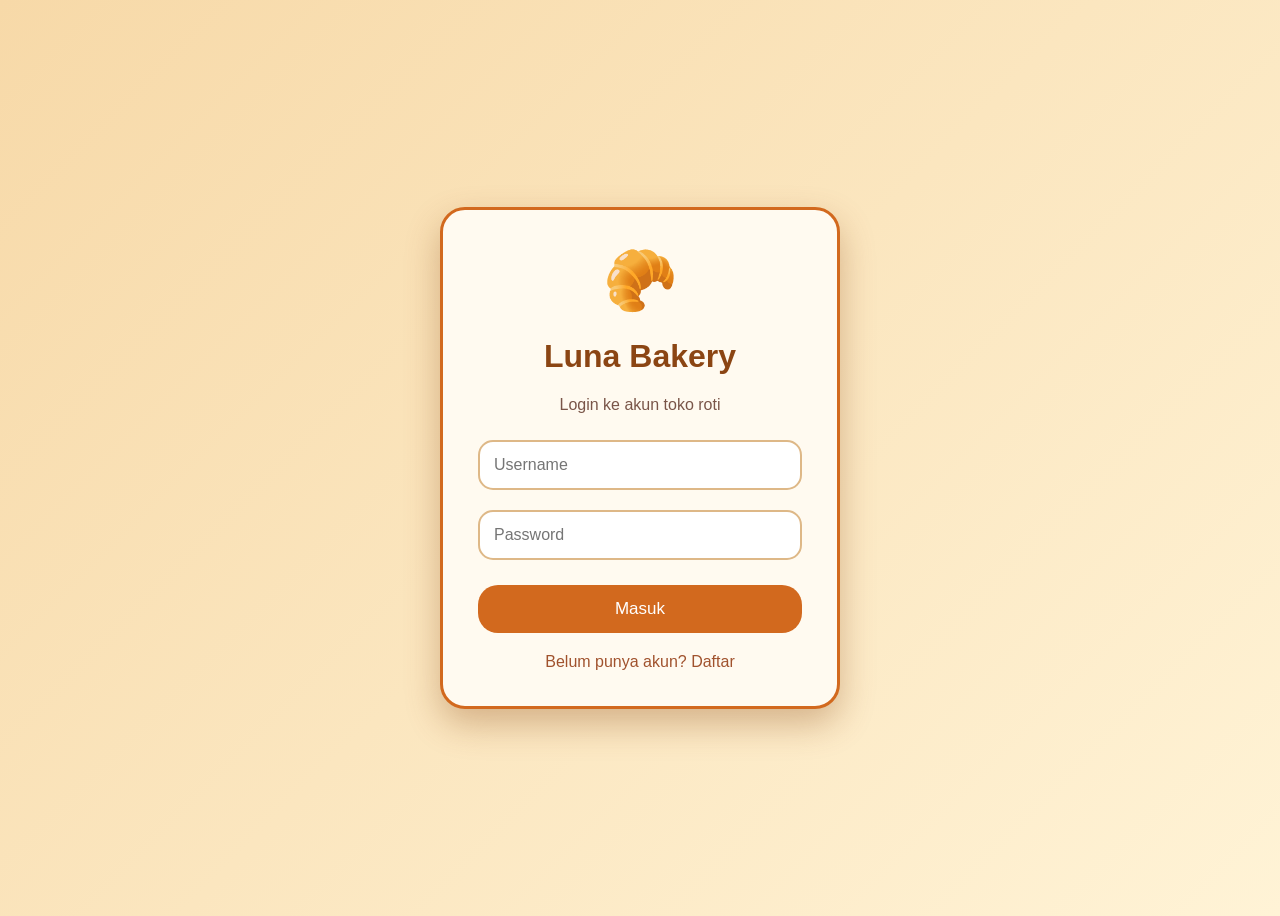
<file: index.html>
<!doctype html>
<html>
  <head>
    <title>Bakery Login</title>
    <link rel="stylesheet" href="style.css" />
  </head>

  <body>
    <div class="card">
      <div class="logo">🥐</div>

      <h1>Luna Bakery</h1>

      <p class="subtitle">Login ke akun toko roti</p>

      <input id="username" placeholder="Username" />

      <input id="password" type="password" placeholder="Password" />

      <button onclick="login()">Masuk</button>

      <p id="pesan"></p>

      <a href="register.html"> Belum punya akun? Daftar </a>
    </div>

    <script src="script.js"></script>
  </body>
</html>
</file>
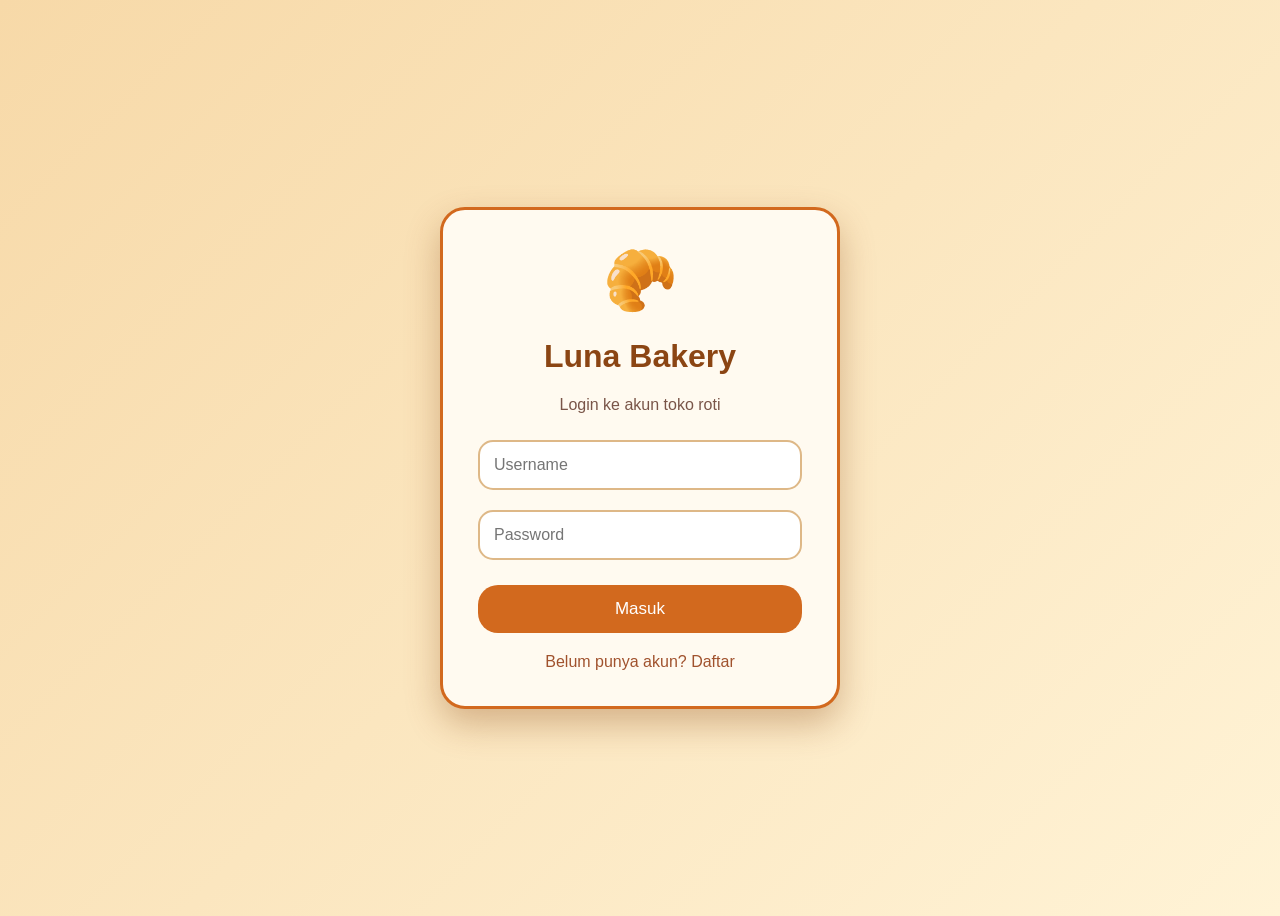
<file: dashboard.html>
<!doctype html>
<html>
  <head>
    <title>Dashboard Bakery</title>

    <link rel="stylesheet" href="style.css" />
  </head>

  <body
    onload="
      cekLogin();
      tampilRiwayat();
    "
  >
    <div class="dashboard">
      <h1>🍰 Luna Bakery</h1>

      <h2>
        Selamat datang,
        <span id="nama"></span>
      </h2>

      <div class="menu">
        <div class="produk">
          🥖
          <h3>Bread</h3>
          <p>Fresh Bread</p>
        </div>

        <div class="produk">
          🥐
          <h3>Croisant</h3>
          <p>French bread</p>
        </div>

        <div class="produk">
          ☕
          <h3>Tea</h3>
          <p>premium Tea</p>
        </div>
      </div>

<div class="aksi">
  <a href="riwayat.html">
    <button class="btn-dashboard">
      Riwayat Login
    </button>
  </a>

  <a href="https://oluna20-rgb.github.io/d1-js/">
    <button class="btn-dashboard">
      Website bakery
    </button>
  </a>
</div>

    <script src="script.js"></script>

    <script>
      document.getElementById("nama").innerHTML = localStorage.getItem("user");
    </script>
  </body>
</html>
</file>
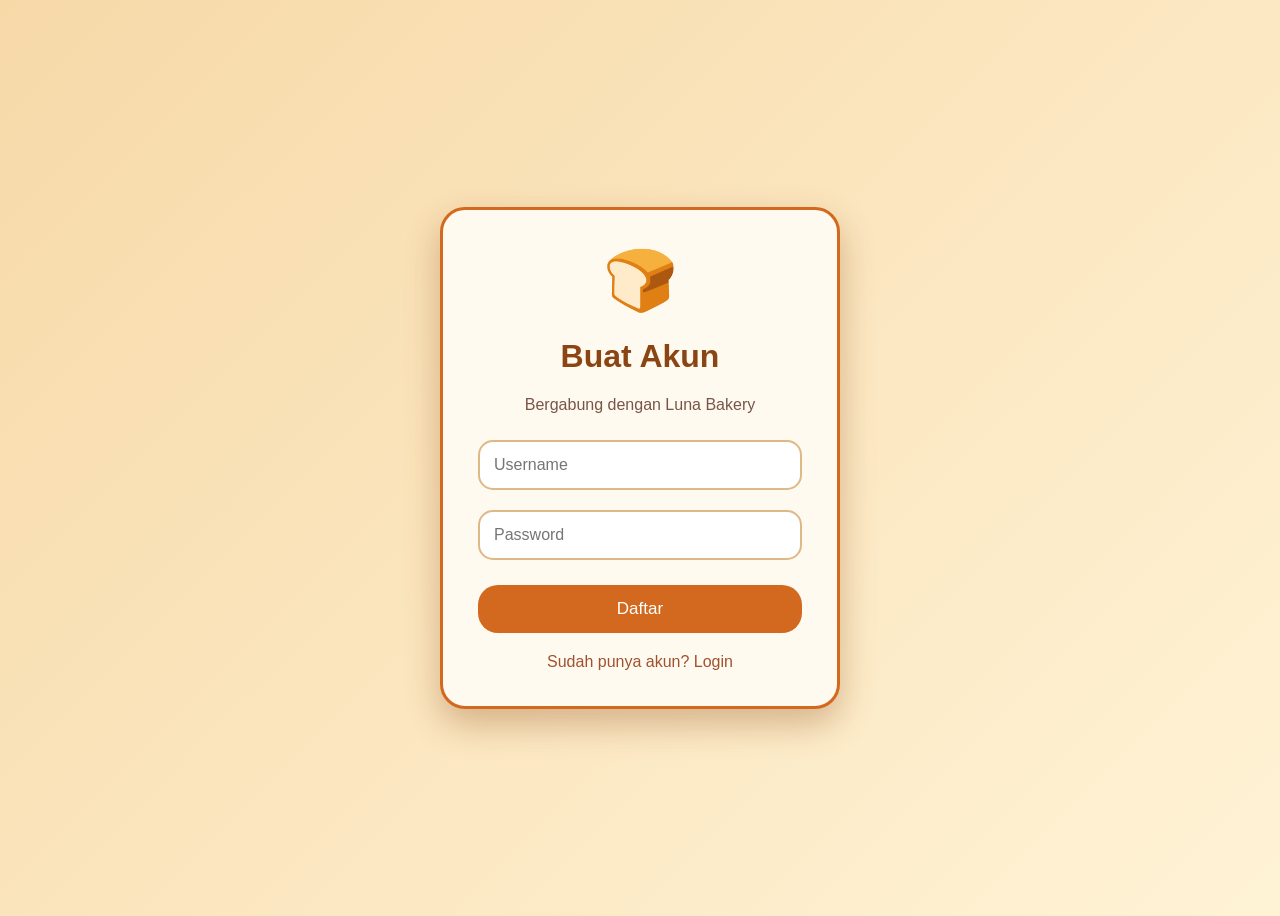
<file: register.html>
<!doctype html>
<html>
  <head>
    <title>Daftar Akun Bakery</title>

    <link rel="stylesheet" href="style.css" />
  </head>

  <body>
    <div class="card">
      <div class="logo">🍞</div>

      <h1>Buat Akun</h1>

      <p class="subtitle">Bergabung dengan Luna Bakery</p>

      <input id="regUsername" placeholder="Username" />

      <input id="regPassword" type="password" placeholder="Password" />

      <button onclick="register()">Daftar</button>

      <p id="pesan"></p>

      <a href="index.html"> Sudah punya akun? Login </a>
    </div>

    <script src="script.js"></script>
  </body>
</html>
</file>
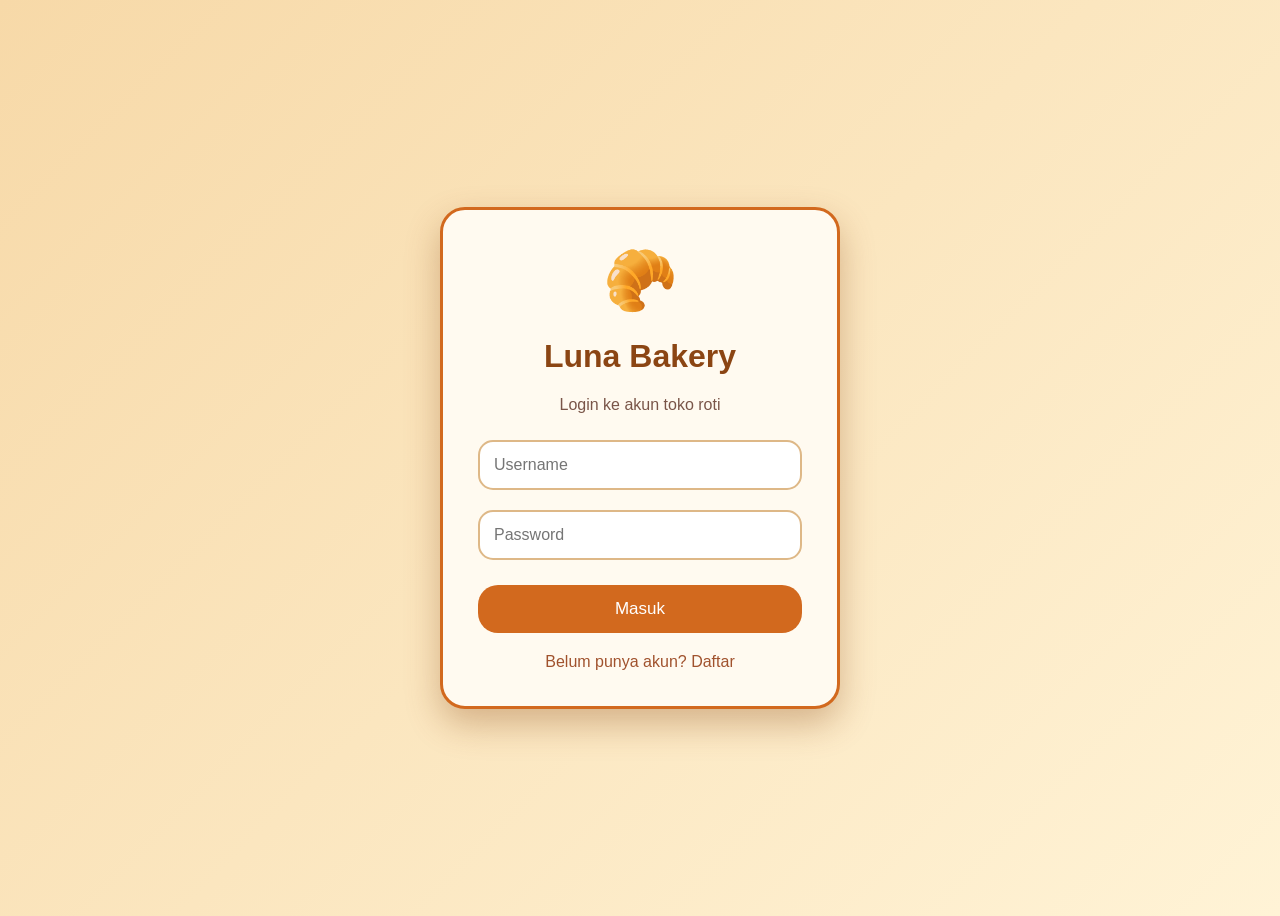
<file: riwayat.html>
<!doctype html>
<html>
  <head>
    <title>Riwayat Login Bakery</title>
    <link rel="stylesheet" href="style.css" />
  </head>
  <body>
    <div class="dashboard">
      <h1>📜 Riwayat Login</h1>
      <p class="subtitle">Daftar aktivitas masuk akun</p>

      <table>
        <thead>
          <tr>
            <th>User</th>
            <th>Waktu</th>
          </tr>
        </thead>
        <tbody id="riwayat"></tbody>
      </table>

      <br />
      <a href="dashboard.html">
        <button>Kembali Dashboard</button>
      </a>
      <button onclick="logout()">Keluar</button>
    </div>

    <script src="script.js"></script>
    <script>
      cekLogin();
      tampilRiwayat();
    </script>
  </body>
</html>
</file>
<file: style.css>
* {
  box-sizing: border-box;

  font-family: "Segoe UI", sans-serif;
}

body {
  min-height: 100vh;

  display: flex;

  justify-content: center;

  align-items: center;

  background: linear-gradient(135deg, #f7d9a8, #fff3d6);
}

.card,
.dashboard {
  background: #fffaf0;

  width: 400px;

  padding: 35px;

  border-radius: 25px;

  text-align: center;

  box-shadow: 0 15px 35px #8b451355;

  border: 3px solid #d2691e;
}

.logo {
  font-size: 60px;
}

h1 {
  color: #8b4513;
}

h2 {
  color: #a0522d;
}

.subtitle {
  color: #795548;
}

input {
  width: 100%;

  padding: 14px;

  margin: 10px 0;

  border-radius: 15px;

  border: 2px solid #deb887;

  background: #fff;

  font-size: 16px;
}

button {
  width: 100%;

  padding: 14px;

  margin-top: 15px;

  border: none;

  border-radius: 20px;

  background: #d2691e;

  color: white;

  font-size: 17px;

  cursor: pointer;
}

button:hover {
  background: #8b4513;
}

a {
  display: block;

  margin-top: 20px;

  color: #a0522d;

  text-decoration: none;
}

#pesan {
  color: red;
}

.menu {
  display: flex;

  gap: 10px;

  margin: 20px 0;
}

.produk {
  background: #ffe4b5;

  padding: 15px;

  border-radius: 15px;

  flex: 1;
}

table {
  width: 100%;

  border-collapse: collapse;

  margin-top: 15px;
}

td,
th {
  padding: 10px;

  border: 1px solid #d2691e;
}

.aksi {
  display: flex;
  gap: 15px;
  margin-top: 25px;
}

.aksi a {
  flex: 1;
  margin: 0;
}

.btn-dashboard {
  width: 100%;
  padding: 15px;

  border: none;
  border-radius: 25px;

  background: linear-gradient(135deg, #d2691e, #b45f06);

  color: white;

  font-size: 16px;
  font-weight: bold;

  cursor: pointer;

  box-shadow: 0 8px 15px #8b451355;

  transition: 0.3s;
}

.btn-dashboard:hover {
  transform: translateY(-3px);

  background: linear-gradient(135deg, #8b4513, #a0522d);
}
</file>
